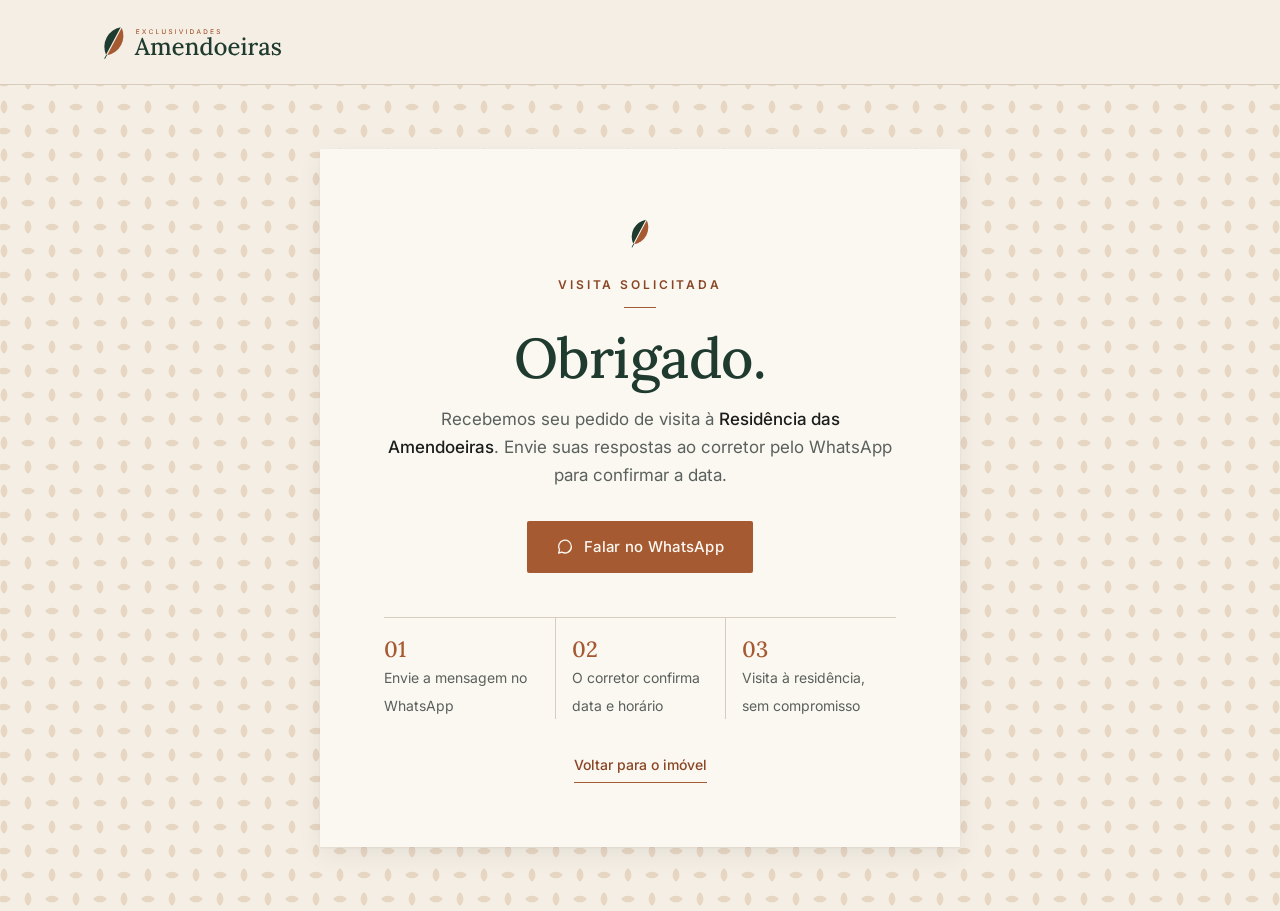
<file: obrigado.html>
<!doctype html>
<html lang="pt-BR">
<head>
  <meta charset="utf-8">
  <meta name="viewport" content="width=device-width, initial-scale=1">
  <title>Visita solicitada · Exclusividades Amendoeiras</title>
  <meta name="robots" content="noindex">
  <meta name="theme-color" content="#f4eee4">
  <link rel="icon" type="image/svg+xml" href="assets/marca/simbolo-principal.svg">
  <link rel="preconnect" href="https://fonts.googleapis.com">
  <link rel="preconnect" href="https://fonts.gstatic.com" crossorigin>
  <link href="https://fonts.googleapis.com/css2?family=Inter:wght@400;500;600&family=Lora:ital,wght@0,400;0,500;1,400&display=swap" rel="stylesheet">
  <link rel="stylesheet" href="assets/css/style.css?v=20261113-1">

  <!-- ===== RASTREAMENTO =====
       Cole aqui o MESMO Meta Pixel e GA4 da página principal.
       Esta página dispara o evento de Lead (Meta: 'Lead' · GA4: 'generate_lead').
       Nos anúncios, use a visita a /obrigado.html como conversão.
  ========================== -->
</head>
<body class="thanks">

  <header class="topbar">
    <a class="brand" href="index.html" aria-label="Voltar ao imóvel">
      <img src="assets/marca/logo-horizontal-positivo.svg" alt="Exclusividades Amendoeiras" width="361" height="80">
    </a>
  </header>

  <main class="thanks-main">
    <div class="thanks-box">
      <img src="assets/marca/simbolo-principal.svg" alt="" width="30" height="38">
      <p class="eyebrow">Visita solicitada</p>
      <span class="fio"></span>
      <h1 id="thanksTitle">Obrigado.</h1>
      <p class="thanks-lead">Recebemos seu pedido de visita à <strong id="thanksImovel">Residência das Amendoeiras</strong>. Envie suas respostas ao corretor pelo WhatsApp para confirmar a data.</p>

      <a class="btn btn-ace" id="waBtn" href="#" target="_blank" rel="noopener">
        <svg width="18" height="18" viewBox="0 0 24 24" fill="none" stroke="currentColor" stroke-width="1.75" stroke-linecap="round" stroke-linejoin="round" aria-hidden="true"><path d="M20.5 11.5a8.5 8.5 0 0 1-12.6 7.4L3.5 20l1.2-4.2A8.5 8.5 0 1 1 20.5 11.5z"/></svg>
        Falar no WhatsApp
      </a>

      <ol class="steps">
        <li><b>01</b><span>Envie a mensagem no WhatsApp</span></li>
        <li><b>02</b><span>O corretor confirma data e horário</span></li>
        <li><b>03</b><span>Visita à residência, sem compromisso</span></li>
      </ol>

      <a class="back" href="index.html">Voltar para o imóvel</a>
    </div>
  </main>

  <script src="assets/js/config.js?v=20261113-1"></script>
  <script>
  (function () {
    var S = window.SITE;

    var lead = null;
    try { lead = JSON.parse(sessionStorage.getItem('ea_lead') || 'null'); } catch (e) {}

    var numero = (lead && lead.numero) || S.whatsappPrincipal;
    var texto = (lead && lead.texto) || ('Olá! Tenho interesse na ' + S.imovel.titulo + ' e gostaria de agendar uma visita.');
    document.getElementById('waBtn').href = 'https://wa.me/' + numero + '?text=' + encodeURIComponent(texto);

    if (lead && lead.nome) document.getElementById('thanksTitle').textContent = 'Obrigado, ' + lead.nome + '.';
    document.getElementById('thanksImovel').textContent = (lead && lead.imovel) || S.imovel.titulo;

    // Conta o lead uma única vez (não duplica se a pessoa recarregar a página)
    var jaContou = false;
    try { jaContou = sessionStorage.getItem('ea_lead_contado') === '1'; } catch (e) {}
    if (lead && !jaContou) {
      try { if (window.fbq) fbq('track', 'Lead'); } catch (e) {}
      try { if (window.gtag) gtag('event', 'generate_lead'); } catch (e) {}
      try { sessionStorage.setItem('ea_lead_contado', '1'); } catch (e) {}
    }

    document.getElementById('waBtn').addEventListener('click', function () {
      try { if (window.fbq) fbq('track', 'Contact'); } catch (e) {}
    });
  })();
  </script>
</body>
</html>
</file>
<file: assets/css/style.css>
/* =====================================================================
   Exclusividades Amendoeiras · Manual de identidade visual v1 (nov/2026)
   Proporção: 60% areia e linho · 30% verde amendoeira · 10% cobre
   ===================================================================== */
:root {
  /* Paleta */
  --verde: #1f3a2e;          /* principal */
  --verde-folha: #3f6350;
  --salvia: #a9b8a6;
  --cobre: #a65a32;          /* acento: ícones, fios, números, títulos ≥ 24px */
  --cobre-texto: #8a4524;    /* cobre para texto pequeno sobre claro */
  --cobre-claro: #ecd7c4;
  --areia: #f4eee4;          /* fundo padrão */
  --linho: #e9dfd0;
  --tinta: #1a1d1b;

  /* Papéis */
  --surface: var(--areia);
  --raised: #fbf8f2;
  --sunken: var(--linho);
  --ink: var(--tinta);
  --muted: #5a605b;
  --line: #d8cdbd;
  --mata: #16291f;            /* verde mais fundo para rodapé */
  --on-dark: var(--areia);
  --on-dark-muted: #b9c2b8;
  --on-dark-line: #2f4d3e;
  --cobre-on-dark: #e3a47a;   /* texto pequeno em cobre sobre verde */
  --shadow-card: 0 1px 2px rgba(26, 29, 27, .06), 0 8px 24px rgba(26, 29, 27, .06);

  --serif: "Lora", Georgia, "Times New Roman", serif;
  --sans: "Inter", "Helvetica Neue", Arial, sans-serif;
  --pad: clamp(16px, 5vw, 64px);
  --r: 2px;
}

* { box-sizing: border-box; margin: 0; padding: 0; }
html { scroll-behavior: smooth; }
body { font-family: var(--sans); font-size: 17px; line-height: 28px; color: var(--ink); background: var(--surface); -webkit-font-smoothing: antialiased; overflow-x: hidden; }
img { display: block; max-width: 100%; }
a { color: inherit; text-decoration: none; }

/* Tipografia · Lora nos títulos, Inter nos textos */
h1, h2, .form-title, .card-title { font-family: var(--serif); font-weight: 500; color: var(--verde); letter-spacing: -.01em; }
h1 { font-size: clamp(42px, 6vw, 72px); line-height: 1.06; }
h2 { font-size: clamp(32px, 4vw, 44px); line-height: 1.14; max-width: 18ch; }
h2 { margin-bottom: 20px; }
h2 em, h1 em { font-style: italic; font-weight: 400; }
.section-dark h2, .hero h1 { color: var(--on-dark); }

/* Sobretítulo → fio cobre → título */
.eyebrow { font: 600 12px/16px var(--sans); letter-spacing: .24em; text-transform: uppercase; color: var(--cobre-texto); }
.eyebrow.on-dark { color: var(--cobre-on-dark); }
.fio { display: block; width: 32px; height: 1px; background: var(--cobre); margin: 14px 0 18px; }
.mini { font: 600 12px/16px var(--sans); letter-spacing: .24em; text-transform: uppercase; color: var(--muted); margin: 40px 0 14px; }
.legal { font-size: 11px; line-height: 16px; color: var(--muted); }

.wrap { max-width: 1200px; margin: 0 auto; padding: 0 var(--pad); }
.wrap.narrow { max-width: 820px; }
.section { padding: clamp(72px, 9vw, 112px) 0; }
.section-dark { background: var(--verde); color: var(--on-dark); }
.section-linho { background: var(--sunken); }
.split { display: grid; grid-template-columns: 1fr 1fr; gap: clamp(40px, 6vw, 96px); align-items: end; }
.split.top { align-items: start; }

/* Botões · verbo no início, sem exclamação, cantos quase retos */
.btn { display: inline-flex; align-items: center; justify-content: center; gap: 10px; height: 52px; padding: 0 28px; font: 500 15px/20px var(--sans); letter-spacing: .02em; border: 1px solid transparent; border-radius: var(--r); cursor: pointer; transition: background .25s, color .25s, border-color .25s; white-space: nowrap; }
.btn:focus-visible, .fab:focus-visible { outline: 2px solid var(--cobre); outline-offset: 3px; }
.btn-pri { background: var(--verde); color: var(--areia); }
.btn-pri:hover { background: var(--verde-folha); }
.btn-sec { background: transparent; color: var(--ink); border-color: var(--ink); }
.btn-sec:hover { background: var(--ink); color: var(--areia); }
.btn-sec.on-dark { color: var(--areia); border-color: rgba(244, 238, 228, .7); }
.btn-sec.on-dark:hover { background: var(--areia); color: var(--verde); }
.btn-ace { background: var(--cobre); color: var(--raised); }
.btn-ace:hover { background: var(--cobre-texto); }
.btn.full { width: 100%; }
.section .btn-pri { margin-top: 36px; }

/* Selo "Exclusivo" */
.selo { display: inline-block; background: var(--cobre-claro); color: var(--cobre-texto); font: 600 11px/16px var(--sans); letter-spacing: .2em; text-transform: uppercase; padding: 6px 10px; border-radius: var(--r); margin-bottom: 22px; }

/* Cabeçalho */
.topbar { position: fixed; inset: 0 0 auto; z-index: 40; display: flex; align-items: center; justify-content: space-between; gap: 24px; padding: 22px max(var(--pad), calc((100% - 1200px) / 2 + var(--pad))); transition: background .35s, padding .35s; }
.topbar.solid { background: var(--verde); padding-top: 12px; padding-bottom: 12px; }
.brand img { width: 190px; height: auto; }
.nav { display: flex; align-items: center; gap: 32px; color: var(--areia); font-size: 14px; font-weight: 500; }
.nav a:not(.btn):hover { color: var(--cobre-on-dark); }
.nav .btn { height: 44px; padding: 0 20px; font-size: 14px; }

/* Fotos · cantos retos; sem foto, padrão de folhas com etiqueta lisa */
.ph { position: relative; width: 100%; height: 100%; overflow: hidden; background: var(--areia) url(../marca/padrao-folhas-areia.svg) center / 240px; }
.ph::after { content: attr(data-label); position: absolute; left: 50%; top: 50%; transform: translate(-50%, -50%); font-size: 12px; line-height: 16px; color: var(--muted); background: var(--raised); padding: 4px 10px; white-space: nowrap; }
.ph[data-label=""]::after { display: none; }
.ph.lisa { background: linear-gradient(160deg, var(--verde-folha), var(--verde) 70%); }
.ph img { position: absolute; inset: 0; width: 100%; height: 100%; object-fit: cover; z-index: 1; transition: transform 1.2s ease; }

/* Abertura */
.hero { position: relative; min-height: 100svh; display: flex; flex-direction: column; justify-content: flex-end; color: var(--on-dark); overflow: hidden; background: var(--verde); }
.hero-media { position: absolute; inset: 0; }
.hero-shade { position: absolute; inset: 0; background: linear-gradient(180deg, rgba(31, 58, 46, .55) 0%, rgba(31, 58, 46, .05) 32%, rgba(22, 41, 31, .88) 100%); }
.hero-inner { position: relative; z-index: 2; width: 100%; max-width: 1200px; margin: 0 auto; padding: 150px var(--pad) 40px; }
.hero h1 { max-width: 14ch; }
.hero-lead { font-size: 18px; line-height: 30px; max-width: 46ch; margin: 22px 0 34px; color: rgba(244, 238, 228, .88); }
.hero-cta { display: flex; flex-wrap: wrap; gap: 12px; }
.hero-price { margin-top: 22px; font-size: 14px; line-height: 22px; color: var(--on-dark-muted); }
.hero-price strong { color: var(--areia); font-weight: 500; }
.hero-stats { position: relative; z-index: 2; display: grid; grid-template-columns: repeat(4, 1fr); width: calc(100% - 2 * var(--pad)); max-width: calc(1200px - 2 * var(--pad)); margin: 0 auto 32px; border-top: 1px solid rgba(244, 238, 228, .22); }
.hero-stats div { padding: 20px 0 0; }
.hero-stats div + div { padding-left: 28px; border-left: 1px solid rgba(244, 238, 228, .22); }
.hero-stats b { display: block; font: 500 clamp(30px, 3.2vw, 40px)/1.1 var(--serif); color: var(--areia); }
.hero-stats small { font: 400 14px var(--sans); margin-left: 4px; color: var(--cobre-on-dark); }
.hero-stats span { font-size: 13px; line-height: 20px; color: var(--on-dark-muted); }

/* O imóvel */
#apresentacao p { margin-bottom: 16px; max-width: 54ch; }
.exclusive { display: flex; align-items: center; gap: 10px; font-size: 14px; line-height: 22px; color: var(--muted); margin-top: 28px; }
.exclusive img { width: 16px; height: auto; }
.exclusive strong { color: var(--ink); font-weight: 500; }
.diffs { list-style: none; display: grid; grid-template-columns: repeat(5, 1fr); margin-top: clamp(56px, 7vw, 96px); border-top: 1px solid var(--line); }
.diffs li { padding: 30px 24px 8px 0; }
.diffs li + li { padding-left: 24px; border-left: 1px solid var(--line); }
.diffs .num { font: 500 24px/1 var(--serif); color: var(--cobre); }
.diffs h3 { font: 500 22px/28px var(--serif); color: var(--verde); margin: 16px 0 10px; }
.diffs p { font-size: 14px; line-height: 22px; color: var(--muted); }

/* Fotos */
.head-row { display: flex; justify-content: space-between; align-items: end; gap: 28px; margin-bottom: 48px; }
.gallery { display: grid; grid-template-columns: repeat(12, 1fr); grid-auto-rows: clamp(140px, 16vw, 240px); gap: 8px; max-width: 1360px; margin: 0 auto; padding: 0 var(--pad); }
.g-item { position: relative; border: 0; padding: 0; cursor: zoom-in; overflow: hidden; background: none; color: var(--areia); font: inherit; }
.g-item:hover img { transform: scale(1.04); }
.g0 { grid-column: span 7; grid-row: span 2; }
.g1, .g2 { grid-column: span 5; }
.g3, .g4, .g5 { grid-column: span 4; }
.cap { position: absolute; left: 0; bottom: 0; z-index: 2; font-size: 13px; line-height: 20px; padding: 6px 12px; background: var(--verde); opacity: 0; transition: opacity .3s; }
.g-item:hover .cap { opacity: 1; }
.video { margin-top: 56px; }
.ratio { position: relative; aspect-ratio: 16 / 9; }
.ratio iframe { position: absolute; inset: 0; width: 100%; height: 100%; border: 0; }

/* Ficha técnica */
.spec { display: grid; border-top: 1px solid var(--line); }
.spec div { display: flex; justify-content: space-between; align-items: baseline; gap: 24px; padding: 13px 0; border-bottom: 1px solid var(--line); }
.spec dt { font-size: 14px; line-height: 22px; color: var(--muted); }
.spec dd { font: 500 17px/24px var(--serif); color: var(--ink); text-align: right; }
.chips { list-style: none; display: flex; flex-wrap: wrap; gap: 8px; }
.chips li { background: var(--linho); padding: 6px 14px; font-size: 14px; line-height: 22px; border-radius: var(--r); }

/* Condomínio */
.lede-sm { margin: 0 0 8px; max-width: 46ch; }
.section-dark .lede-sm { color: rgba(244, 238, 228, .82); }
.dist { display: grid; grid-template-columns: repeat(3, 1fr); margin: 36px 0 4px; border-top: 1px solid var(--line); }
.dist div { padding: 18px 0; }
.dist div + div { padding-left: 18px; border-left: 1px solid var(--line); }
.dist b { display: block; font: 500 28px/1.2 var(--serif); color: var(--cobre); }
.dist span { font-size: 14px; line-height: 22px; color: var(--muted); }
.cols { display: grid; grid-template-columns: 1fr 1fr; gap: 24px; }
.cols .mini { margin-top: 28px; }
.ticks { list-style: none; }
.ticks li { position: relative; padding: 4px 0 4px 22px; font-size: 15px; line-height: 24px; }
.ticks li::before { content: ""; position: absolute; left: 0; top: 16px; width: 12px; height: 1px; background: var(--cobre); }
.addr { margin-top: 28px; font-size: 14px; line-height: 22px; color: var(--muted); }
.map { min-height: 460px; height: 100%; }
.map iframe { width: 100%; height: 100%; min-height: 460px; border: 0; filter: grayscale(.6) sepia(.15); }

/* Visita */
.trust { list-style: none; margin-top: 32px; }
.trust li { position: relative; padding: 14px 0 14px 26px; border-top: 1px solid var(--on-dark-line); font-size: 15px; line-height: 24px; color: rgba(244, 238, 228, .88); }
.trust li::before { content: ""; position: absolute; left: 0; top: 26px; width: 12px; height: 1px; background: var(--cobre-on-dark); }
.contact-card { background: var(--raised); color: var(--ink); padding: clamp(28px, 4vw, 44px); box-shadow: var(--shadow-card); }
.card-title { font-size: 30px; line-height: 36px; margin-bottom: 12px; }
.contact-card p:not(.eyebrow):not(.card-title) { color: var(--muted); margin-bottom: 28px; }

/* Corretores */
.agents { display: grid; grid-template-columns: 1fr 1fr; gap: 24px; margin-top: 48px; }
.agent { display: grid; grid-template-columns: 140px 1fr; gap: 24px; padding: 24px; background: var(--raised); box-shadow: var(--shadow-card); }
.agent-photo { position: relative; aspect-ratio: 3 / 4; background: var(--linho); overflow: hidden; }
.agent-photo::after { content: attr(data-ini); position: absolute; inset: 0; display: grid; place-items: center; font: 500 40px var(--serif); color: var(--verde); }
.agent-photo img { position: absolute; inset: 0; width: 100%; height: 100%; object-fit: cover; z-index: 1; }
.agent h3 { font: 500 24px/30px var(--serif); color: var(--verde); }
.creci { font: 600 11px/16px var(--sans); letter-spacing: .2em; text-transform: uppercase; color: var(--cobre-texto); margin: 6px 0 12px; }
.agent p { font-size: 14px; line-height: 22px; color: var(--muted); }
.hours { margin-top: 8px; }
.agent-cta { margin-top: 18px; }
.agent .btn { height: 44px; padding: 0 20px; font-size: 14px; margin-top: 0; }

/* Dúvidas */
.faq { margin-top: 40px; border-top: 1px solid var(--line); }
.faq details { border-bottom: 1px solid var(--line); }
.faq summary { list-style: none; cursor: pointer; position: relative; padding: 22px 44px 22px 0; font: 500 21px/28px var(--serif); color: var(--verde); }
.faq summary::-webkit-details-marker { display: none; }
.faq summary::after { content: "+"; position: absolute; right: 6px; top: 20px; font: 300 26px var(--sans); color: var(--cobre); transition: transform .3s; }
.faq details[open] summary::after { transform: rotate(45deg); }
.faq p { padding: 0 0 24px; max-width: 62ch; color: var(--muted); }

/* Fechamento · padrão verde ao redor, texto em área lisa */
.final { background: var(--verde) url(../marca/padrao-folhas-verde.svg) center / 240px; padding: clamp(72px, 10vw, 128px) var(--pad); }
.final-box { max-width: 560px; margin: 0 auto; background: var(--areia); padding: clamp(36px, 5vw, 56px); text-align: center; display: grid; justify-items: center; gap: 18px; }
.final-box img { width: 28px; height: auto; }
.citacao { font: italic 400 clamp(24px, 3vw, 30px)/1.35 var(--serif); color: var(--verde); }
.final-box .btn { margin-top: 10px; }

/* Rodapé */
.footer { background: var(--mata); color: var(--on-dark-muted); padding: 56px 0 104px; }
.foot { display: grid; gap: 14px; justify-items: start; }
.foot-logo { width: 200px; height: auto; margin-bottom: 6px; }
.foot-sign { font: italic 400 18px/26px var(--serif); color: var(--areia); }
.footer .legal { color: var(--on-dark-muted); }

/* Botão flutuante redondo */
.fab { position: fixed; right: 20px; bottom: 20px; z-index: 50; width: 56px; height: 56px; border-radius: 999px; background: var(--verde); color: var(--areia); display: grid; place-items: center; box-shadow: var(--shadow-card), 0 0 0 1px rgba(244, 238, 228, .25); transition: transform .25s; }
.fab:hover { transform: scale(1.06); }

/* Formulário em popup */
.modal { position: fixed; inset: 0; z-index: 90; display: flex; align-items: center; justify-content: center; padding: 20px; background: rgba(22, 41, 31, .72); opacity: 0; transition: opacity .25s ease; }
.modal[hidden] { display: none; }
.modal.open { opacity: 1; }
.modal-box { position: relative; width: min(520px, 100%); max-height: calc(100svh - 40px); overflow-y: auto; background: var(--raised); box-shadow: var(--shadow-card); transform: translateY(14px); transition: transform .3s ease; }
.modal.open .modal-box { transform: none; }
.modal-close { position: absolute; top: 12px; right: 14px; z-index: 2; background: none; border: 0; color: var(--ink); font: 300 32px/1 var(--sans); cursor: pointer; padding: 6px 10px; }
.form { display: grid; gap: 16px; padding: clamp(28px, 4vw, 40px); }
.form-title { font-size: 26px; line-height: 32px; padding-right: 28px; }
.form .fio { margin: 12px 0 14px; }
.form label { display: grid; gap: 6px; font-size: 13px; line-height: 18px; font-weight: 500; color: var(--ink); }
.form input, .form select { font: 400 16px/24px var(--sans); color: var(--ink); background: var(--areia); border: 1px solid var(--line); border-radius: var(--r); padding: 11px 14px; outline: none; width: 100%; appearance: none; -webkit-appearance: none; }
.form select { background-image: url("data:image/svg+xml,%3Csvg xmlns='http://www.w3.org/2000/svg' width='12' height='8' viewBox='0 0 12 8'%3E%3Cpath d='M1 1l5 5 5-5' fill='none' stroke='%23a65a32' stroke-width='1.5'/%3E%3C/svg%3E"); background-repeat: no-repeat; background-position: right 14px center; padding-right: 38px; }
.form select:invalid { color: var(--muted); }
.form input:focus, .form select:focus { border-color: var(--verde); box-shadow: 0 0 0 3px rgba(31, 58, 46, .12); }
.form .check { display: flex; gap: 10px; align-items: flex-start; font-weight: 400; color: var(--muted); }
.form .check input { width: 16px; height: 16px; padding: 0; margin-top: 1px; flex: none; accent-color: var(--verde); appearance: auto; -webkit-appearance: auto; }
.form-msg { font-size: 14px; line-height: 20px; color: var(--cobre-texto); min-height: 1em; }
.form-msg:empty { display: none; }

/* Ampliação das fotos */
.lightbox { position: fixed; inset: 0; z-index: 100; display: flex; align-items: center; justify-content: center; background: rgba(16, 32, 26, .96); }
.lightbox[hidden] { display: none; }
.lightbox figure { width: min(1200px, 86vw); }
.lb-img { aspect-ratio: 3 / 2; max-height: 80vh; }
.lb-img .ph img { object-fit: contain; background: #10201a; }
.lightbox figcaption { margin-top: 14px; text-align: center; font-size: 13px; color: var(--on-dark-muted); }
.lb-close, .lb-nav { position: absolute; background: none; border: 0; color: var(--areia); font: 200 44px/1 var(--sans); cursor: pointer; padding: 10px 18px; }
.lb-close { top: 14px; right: 16px; }
.prev { left: 8px; } .next { right: 8px; }

/* Entrada suave */
.rv { opacity: 0; transform: translateY(20px); transition: opacity .9s ease, transform .9s ease; }
.rv.in { opacity: 1; transform: none; }
@media (prefers-reduced-motion: reduce) { .rv { opacity: 1; transform: none; } html { scroll-behavior: auto; } }

/* Página de obrigado */
.thanks { background: var(--areia) url(../marca/padrao-folhas-areia.svg) center / 240px; }
.thanks .topbar { position: static; background: var(--areia); border-bottom: 1px solid var(--line); }
.thanks .brand img { width: 180px; }
.thanks-main { min-height: calc(100svh - 74px); display: grid; place-items: center; padding: 56px var(--pad); }
.thanks-box { width: min(640px, 100%); background: var(--raised); box-shadow: var(--shadow-card); padding: clamp(36px, 6vw, 64px); text-align: center; display: grid; justify-items: center; }
.thanks-box > img { width: 30px; height: auto; margin-bottom: 26px; }
.thanks-box .fio { margin: 14px auto 20px; }
.thanks h1 { font-size: clamp(38px, 6vw, 56px); }
.thanks-lead { margin: 18px 0 32px; max-width: 46ch; color: var(--muted); }
.thanks-lead strong { color: var(--ink); font-weight: 500; }
.steps { list-style: none; display: grid; grid-template-columns: repeat(3, 1fr); width: 100%; margin: 44px 0 32px; border-top: 1px solid var(--line); text-align: left; }
.steps li { padding: 18px 14px 0 0; }
.steps li + li { padding-left: 16px; border-left: 1px solid var(--line); }
.steps b { display: block; font: 500 22px/1.2 var(--serif); color: var(--cobre); }
.steps span { font-size: 14px; line-height: 22px; color: var(--muted); }
.back { font-size: 14px; font-weight: 500; color: var(--cobre-texto); border-bottom: 1px solid var(--cobre); padding-bottom: 3px; }

/* Responsivo */
@media (max-width: 1080px) {
  .diffs { grid-template-columns: 1fr 1fr; }
  .diffs li, .diffs li + li { padding: 26px 20px 22px 0; border-left: 0; border-bottom: 1px solid var(--line); }
  .agents { grid-template-columns: 1fr; }
}
@media (max-width: 820px) {
  .nav a:not(.btn) { display: none; }
  .split, .cols { grid-template-columns: 1fr; }
  .hero-stats { grid-template-columns: 1fr 1fr; }
  .hero-stats div { padding-bottom: 16px; }
  .hero-stats div:nth-child(3) { padding-left: 0; border-left: 0; }
  .gallery { grid-template-columns: 1fr 1fr; grid-auto-rows: 42vw; padding: 0 16px; }
  .gallery .g-item { grid-column: span 1; grid-row: span 1; }
  .gallery .g0 { grid-column: span 2; }
  .cap { opacity: 1; }
  .head-row { flex-direction: column; align-items: start; }
  .map, .map iframe { min-height: 320px; }
  .agent { grid-template-columns: 96px 1fr; gap: 18px; padding: 20px; }
}
@media (max-width: 520px) {
  .brand img { width: 150px; }
  .nav .btn { height: 40px; padding: 0 14px; font-size: 13px; }
  .diffs { grid-template-columns: 1fr; }
  .dist { grid-template-columns: 1fr; }
  .dist div + div { padding-left: 0; border-left: 0; border-top: 1px solid var(--line); }
  .hero-cta .btn { flex: 1 1 100%; }
  .modal { padding: 0; align-items: flex-end; }
  .modal-box { width: 100%; max-height: 94svh; }
  .form { padding: 28px 20px calc(24px + env(safe-area-inset-bottom)); }
  .steps { grid-template-columns: 1fr; }
  .steps li, .steps li + li { padding: 14px 0; border-left: 0; border-bottom: 1px solid var(--line); }
  .thanks .btn { width: 100%; white-space: normal; height: auto; min-height: 52px; padding: 14px 20px; }
  .faq summary { font-size: 19px; }
}
</file>
